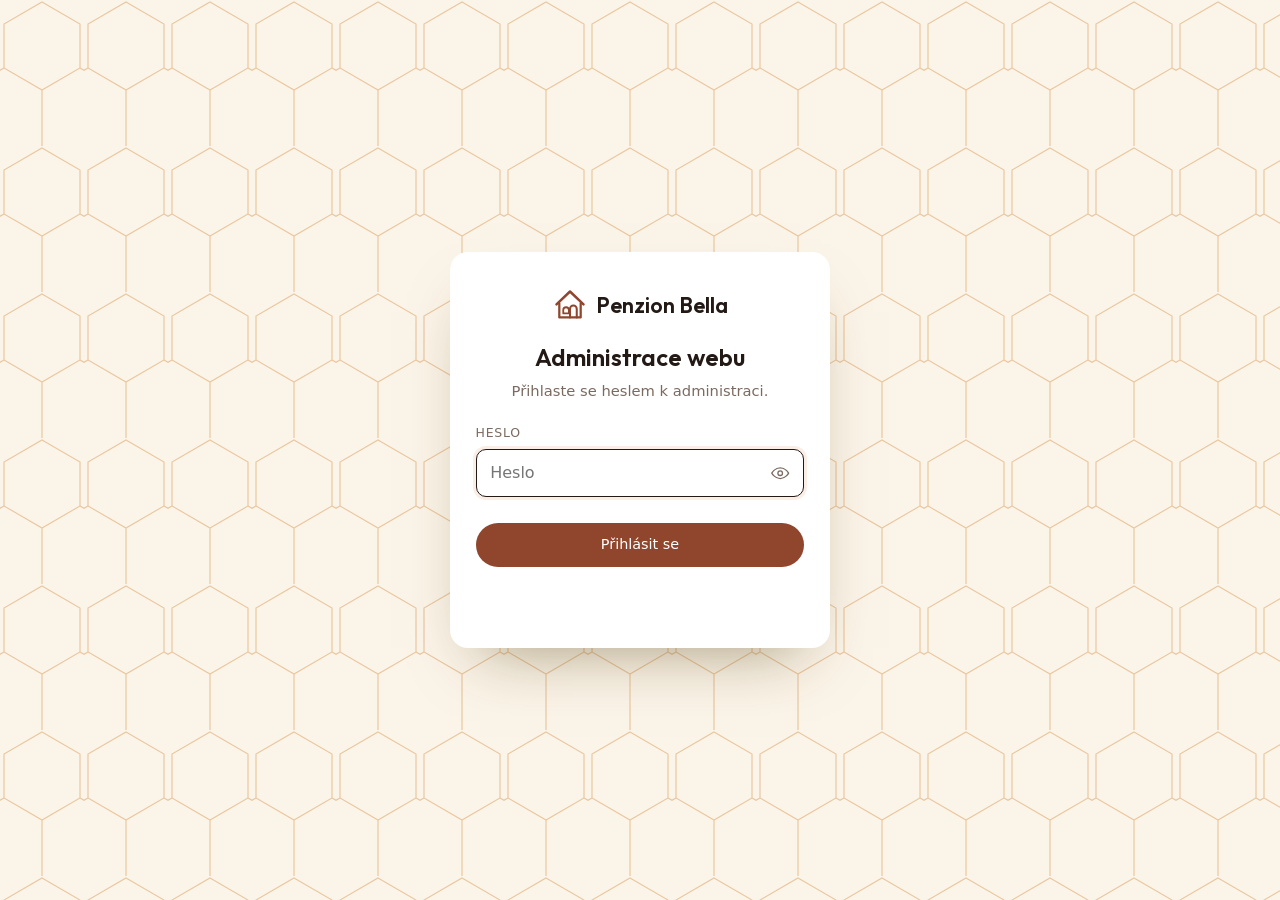
<file: admin/index.html>
<!DOCTYPE html>
<html lang="cs">
<head>
<meta charset="utf-8">
<meta name="viewport" content="width=device-width, initial-scale=1, viewport-fit=cover">
<meta name="robots" content="noindex, nofollow">
<meta name="theme-color" content="#F5F2ED">
<title>Administrace – Penzion Bella</title>
<link rel="icon" href="../icon.svg" type="image/svg+xml">
<link rel="stylesheet" href="admin.css?v=__V_ACSS__">
</head>
<body>
<div id="app" aria-live="polite"><div class="boot"><span class="spin"></span></div></div>
<div id="toasts" aria-live="polite"></div>
<div id="modal-root"></div>
<script src="admin.js?v=__V_AJS__"></script>
</body>
</html>
</file>
<file: admin/admin.css>
/* Administrace Penzion Bella — mobile-first (vzor: administrace webhunter-admin) */
*, *::before, *::after { margin: 0; padding: 0; box-sizing: border-box; }
:root {
  --cream: #F5F2ED; --paper: #FFFFFF; --beige: #FBF4E8; --sand: #D6CABB; --taupe: #96601F;
  --ink: #241A15; --muted: #7B6A60; --line: rgba(36,26,21,.14); --yellow: #FBEEE7; --yellow-2: #F3D9CB;
  --cta: #8F462C; --cta-2: #6F351F; --gold: #D99A58;
  --ok: #2F6B46; --err: #A3231A; --orange: #8F462C;
  --serif: 'Outfit', 'Segoe UI', system-ui, sans-serif; --sans: 'Manrope', 'Segoe UI', system-ui, sans-serif;
  --r: 10px; --ease: cubic-bezier(.22,1,.36,1);
}
html { -webkit-text-size-adjust: 100%; }
body { font-family: var(--sans); font-weight: 400; font-size: 16px; line-height: 1.5; color: var(--ink); background: var(--cream); -webkit-font-smoothing: antialiased; }
button, input, select, textarea { font: inherit; color: inherit; }
button { cursor: pointer; background: none; border: 0; }
img { display: block; max-width: 100%; }
a { color: inherit; }
svg { width: 1.15em; height: 1.15em; flex-shrink: 0; }
:focus-visible { outline: 2px solid var(--ink); outline-offset: 2px; }

.boot { min-height: 100svh; display: grid; place-items: center; align-content: center; gap: 1.5rem; }
.boot img { width: 170px; }
.spin { width: 22px; height: 22px; border: 2px solid var(--line); border-top-color: var(--ink); border-radius: 50%; animation: spin .8s linear infinite; }
@keyframes spin { to { transform: rotate(360deg); } }

/* tlačítka */
.btn { display: inline-flex; align-items: center; justify-content: center; gap: .5rem; min-height: 44px; padding: .6rem 1.1rem; border-radius: 999px; font-size: .9rem; font-weight: 500; background: var(--paper); box-shadow: inset 0 0 0 1px var(--line); transition: background .2s, box-shadow .2s; white-space: nowrap; }
.btn:hover { box-shadow: inset 0 0 0 1px var(--ink); }
.btn-primary { background: var(--cta); color: #fff; box-shadow: none; }
.btn-primary:hover { background: var(--cta-2); box-shadow: none; }
.btn-dark { background: var(--ink); color: var(--cream); box-shadow: none; }
.btn-dark:hover { background: #2b2825; box-shadow: none; }
.btn-danger { color: var(--err); }
.btn-ghost { background: transparent; box-shadow: none; }
.btn-ghost:hover { background: rgba(22,21,19,.06); box-shadow: none; }
.btn-sm { min-height: 36px; padding: .35rem .8rem; font-size: .82rem; }
.btn-icon { width: 40px; min-height: 40px; padding: 0; border-radius: 50%; }
.btn[disabled] { opacity: .5; pointer-events: none; }

/* přihlášení */
.login { min-height: 100svh; display: grid; place-items: center; padding: 1.5rem; background: var(--beige); position: relative; overflow: hidden; }
.login::before { content: ''; position: absolute; inset: 0; background-image: url("data:image/svg+xml,%3Csvg xmlns='http://www.w3.org/2000/svg' width='84' height='146' viewBox='0 0 84 146'%3E%3Cpath d='M42 2 80 24v44L42 90 4 68V24zM42 90v56M4 68 -34 90M80 68l38 22' fill='none' stroke='%23D99A58' stroke-opacity='.5' stroke-width='1.2'/%3E%3C/svg%3E"); pointer-events: none; }
.login-card { position: relative; width: min(380px, 100%); background: var(--paper); border-radius: 18px; padding: 2.2rem 1.6rem 1.8rem; box-shadow: 0 30px 60px -30px rgba(80,60,10,.5); text-align: center; }
.login-card img { width: 170px; margin: 0 auto 1.2rem; }
.login-card h1 { font-family: var(--serif); font-weight: 600; font-size: 1.5rem; margin-bottom: .3rem; }
.login-card p { color: var(--muted); font-size: .92rem; margin-bottom: 1.4rem; }
.login-card .field { text-align: left; }
.login-card .btn { width: 100%; margin-top: .6rem; }
.login-err { color: var(--err); font-size: .88rem; min-height: 1.3rem; margin-top: .6rem; }
.pw-wrap { position: relative; }
.pw-wrap input { padding-right: 3rem; }
.pw-eye { position: absolute; right: 4px; top: 50%; translate: 0 -50%; width: 40px; height: 40px; display: grid; place-items: center; color: var(--muted); }

/* shell */
.shell { min-height: 100svh; display: grid; grid-template-rows: auto 1fr; }
.top { position: sticky; top: 0; z-index: 30; display: flex; align-items: center; gap: .6rem; padding: .55rem .8rem; padding-top: calc(.55rem + env(safe-area-inset-top, 0px)); background: rgba(245,242,237,.94); backdrop-filter: blur(10px); -webkit-backdrop-filter: blur(10px); border-bottom: 1px solid var(--line); }
.top-logo { display: flex; align-items: center; gap: .6rem; text-decoration: none; margin-right: auto; }
.top-logo img { height: 34px; }
.top-logo span { display: none; font-size: .72rem; letter-spacing: .2em; text-transform: uppercase; color: var(--muted); }
.pub { display: none; align-items: center; gap: .45rem; font-size: .8rem; color: var(--muted); }
.pub i { width: 8px; height: 8px; border-radius: 50%; background: var(--ok); }
.pub.busy i { background: var(--yellow-2); animation: pulse 1s infinite alternate; }
.pub.warn i { background: var(--err); }
@keyframes pulse { to { opacity: .3; } }
.menu-btn { display: inline-flex; }
.layout { display: grid; grid-template-columns: minmax(0, 1fr); }
.nav { position: fixed; inset: 0; z-index: 40; background: var(--cream); padding: 5rem 1rem 2rem; display: flex; flex-direction: column; gap: .15rem; transform: translateX(-100%); transition: transform .35s var(--ease); overflow-y: auto; }
.nav.open { transform: none; }
.nav-close { position: absolute; top: calc(.9rem + env(safe-area-inset-top, 0px)); right: .9rem; }
.nav a { display: flex; align-items: center; gap: .8rem; padding: .85rem 1rem; border-radius: var(--r); text-decoration: none; font-size: 1.02rem; }
.nav a svg { width: 1.3rem; height: 1.3rem; color: var(--taupe); }
.nav a.on { background: var(--yellow); }
.nav a.on svg { color: var(--ink); }
.nav hr { border: 0; border-top: 1px solid var(--line); margin: .8rem .5rem; }
.nav .dot { width: 7px; height: 7px; border-radius: 50%; background: var(--err); margin-left: auto; }
main.view { padding: 1.2rem 1rem 8rem; max-width: 880px; width: 100%; margin: 0 auto; }
.view-head { margin: .4rem 0 1.4rem; }
.view-head h1 { font-family: var(--serif); font-weight: 600; font-size: 1.9rem; line-height: 1.15; }
.view-head p { color: var(--muted); margin-top: .35rem; font-size: .95rem; max-width: 40em; }
.crumb { display: inline-flex; align-items: center; gap: .3rem; font-size: .85rem; color: var(--muted); text-decoration: none; margin-bottom: .6rem; }

/* karty a formuláře */
.card { min-width: 0; background: var(--paper); border-radius: 14px; padding: 1.1rem; box-shadow: 0 1px 0 var(--line); margin-bottom: 1rem; }
.card > h2 { font-family: var(--serif); font-weight: 600; font-size: 1.3rem; margin-bottom: .2rem; }
.card > .hint { color: var(--muted); font-size: .88rem; margin-bottom: 1rem; }
.field { display: block; margin-bottom: 1rem; }
.field:last-child { margin-bottom: 0; }
.field > span { display: block; font-size: .78rem; font-weight: 500; letter-spacing: .06em; text-transform: uppercase; color: var(--muted); margin-bottom: .35rem; }
.field > small { display: block; color: var(--muted); font-size: .82rem; margin-top: .35rem; }
input[type=text], input[type=password], input[type=number], input[type=url], input[type=email], input[type=tel], input[type=time], select, textarea {
  width: 100%; min-height: 46px; padding: .7rem .85rem; border-radius: var(--r); border: 1px solid var(--line); background: #fff; font-size: 16px; transition: border-color .2s, box-shadow .2s; }
textarea { resize: vertical; min-height: 110px; line-height: 1.5; }
input:focus, select:focus, textarea:focus { outline: none; border-color: var(--ink); box-shadow: 0 0 0 3px var(--yellow); }
.row2 { display: grid; grid-template-columns: minmax(0, 1fr); gap: 0 1rem; }
.row2 > .field { margin-bottom: 1rem; }
.row2 + .field, .field + .row2 { margin-top: 0; }
.check { display: flex; align-items: center; gap: .7rem; min-height: 44px; cursor: pointer; }
.check input { width: 22px; height: 22px; accent-color: var(--ink); }

/* seznamy položek */
.items { display: flex; flex-direction: column; gap: .6rem; }
.item { background: #fff; border: 1px solid var(--line); border-radius: 12px; overflow: hidden; }
.item-head { display: flex; align-items: center; gap: .5rem; padding: .45rem .45rem .45rem .9rem; min-height: 54px; }
.item-head .t { flex: 1; min-width: 0; cursor: pointer; }
.item-head .t b { display: block; font-weight: 500; overflow: hidden; text-overflow: ellipsis; white-space: nowrap; }
.item-head .t small { display: block; color: var(--muted); font-size: .8rem; overflow: hidden; text-overflow: ellipsis; white-space: nowrap; }
.item-head .thumb { width: 42px; height: 42px; border-radius: 8px; object-fit: contain; padding: 3px; background: var(--beige); flex-shrink: 0; }
.item-tools { display: flex; gap: .15rem; }
.item-tools .btn-icon { width: 36px; min-height: 36px; color: var(--muted); }
.item-body { padding: .2rem .9rem 1rem; border-top: 1px solid var(--line); display: none; }
.item.open .item-body { display: block; padding-top: 1rem; }
.item.open .chev { transform: rotate(180deg); }
.chev { transition: transform .25s; }
.add { width: 100%; margin-top: .6rem; border: 1.5px dashed var(--sand); background: transparent; box-shadow: none; border-radius: 12px; min-height: 50px; color: var(--taupe); }
.add:hover { border-color: var(--ink); color: var(--ink); box-shadow: none; }
.empty { color: var(--muted); font-size: .9rem; padding: .6rem 0; }

/* obrázek */
.img-field { display: flex; gap: .8rem; align-items: center; flex-wrap: wrap; }
.img-field .prev { width: 110px; aspect-ratio: 4/5; border-radius: 12px; object-fit: contain; padding: 8px; background: radial-gradient(circle at 50% 60%, #FFF4C8, var(--beige) 70%); }
.img-field .acts { display: flex; flex-direction: column; gap: .4rem; }
.lib { display: grid; grid-template-columns: repeat(3, 1fr); gap: .5rem; max-height: 60vh; overflow-y: auto; }
.lib button { aspect-ratio: 1; border-radius: 8px; overflow: hidden; background: var(--beige); }
.lib img { width: 100%; height: 100%; object-fit: contain; padding: 6px; }
.lib button:hover { outline: 3px solid var(--yellow-2); }

/* rozvrh */
.day-tabs { display: flex; gap: .35rem; overflow-x: auto; scrollbar-width: none; margin-bottom: 1rem; }
.day-tabs::-webkit-scrollbar { display: none; }
.day-tabs button { flex: 1 0 auto; min-width: 44px; min-height: 44px; border-radius: 999px; padding: 0 .9rem; box-shadow: inset 0 0 0 1px var(--line); background: var(--paper); font-weight: 500; }
.day-tabs button.on { background: var(--ink); color: var(--cream); box-shadow: none; }
.day-tabs small { font-weight: 400; opacity: .6; margin-left: .25rem; }
.cls { display: grid; grid-template-columns: 6.2rem minmax(0, 1fr) auto; gap: .5rem; align-items: center; padding: .5rem 0; border-bottom: 1px solid var(--line); }
.cls:last-of-type { border-bottom: 0; }
.cls .len { grid-column: 2; }
.cls .del { grid-column: 3; grid-row: 1 / span 2; }

/* přehled */
.tiles { display: grid; grid-template-columns: 1fr 1fr; gap: .6rem; }
.tile { display: flex; flex-direction: column; gap: .5rem; padding: 1rem; border-radius: 14px; background: var(--paper); box-shadow: 0 1px 0 var(--line); text-decoration: none; min-height: 110px; }
.tile svg { width: 1.6rem; height: 1.6rem; color: var(--taupe); }
.tile b { font-weight: 500; }
.tile small { color: var(--muted); font-size: .82rem; line-height: 1.35; }
.tile:hover { box-shadow: 0 0 0 1px var(--ink); }
.banner { display: flex; gap: .8rem; align-items: flex-start; padding: 1rem; border-radius: 14px; background: var(--yellow); margin-bottom: 1rem; }
.banner svg { width: 1.4rem; height: 1.4rem; margin-top: .1rem; }
.banner p { font-size: .92rem; }
.banner a { font-weight: 500; }

/* lišta uložení */
.savebar { position: fixed; left: .6rem; right: .6rem; bottom: calc(.6rem + env(safe-area-inset-bottom, 0px)); z-index: 35; display: flex; align-items: center; gap: .5rem; padding: .55rem .55rem .55rem 1rem; border-radius: 16px; background: var(--ink); color: var(--cream); box-shadow: 0 20px 40px -15px rgba(0,0,0,.45); transform: translateY(150%); transition: transform .4s var(--ease); }
.savebar.on { transform: none; }
.savebar span { flex: 1; font-size: .88rem; }
.savebar .btn-ghost { color: var(--cream); }
.savebar .btn-primary { color: #fff; }
.savebar .btn-ghost:hover { background: rgba(255,255,255,.1); }
.progress-line { position: fixed; top: 0; left: 0; height: 3px; width: 100%; z-index: 100; background: linear-gradient(90deg, transparent, var(--yellow-2), transparent); background-size: 50% 100%; animation: prog 1s linear infinite; }
@keyframes prog { from { background-position: -50% 0; } to { background-position: 150% 0; } }

/* toast + modal */
#toasts { position: fixed; top: calc(.8rem + env(safe-area-inset-top, 0px)); left: 50%; translate: -50% 0; z-index: 200; display: flex; flex-direction: column; gap: .5rem; width: min(420px, calc(100% - 1.6rem)); }
.toast { background: var(--ink); color: var(--cream); padding: .8rem 1rem; border-radius: 12px; box-shadow: 0 14px 30px -12px rgba(0,0,0,.45); animation: tin .35s var(--ease); }
.toast b { display: block; font-weight: 500; }
.toast small { display: block; opacity: .75; font-size: .85rem; }
.toast.ok { border-left: 4px solid var(--yellow); }
.toast.err { background: var(--err); }
@keyframes tin { from { opacity: 0; transform: translateY(-8px); } }
.modal-bg { position: fixed; inset: 0; z-index: 150; background: rgba(22,21,19,.45); display: flex; align-items: flex-end; justify-content: center; animation: fin .2s; }
@keyframes fin { from { opacity: 0; } }
.modal { background: var(--paper); width: 100%; max-width: 560px; max-height: 90svh; overflow-y: auto; border-radius: 18px 18px 0 0; padding: 1.3rem 1.1rem calc(1.1rem + env(safe-area-inset-bottom, 0px)); animation: mup .3s var(--ease); }
@keyframes mup { from { transform: translateY(40px); opacity: 0; } }
.modal h2 { font-family: var(--serif); font-weight: 600; font-size: 1.35rem; margin-bottom: .8rem; }
.modal p { color: var(--muted); margin-bottom: 1rem; }
.modal-actions { display: flex; gap: .5rem; justify-content: flex-end; margin-top: 1rem; flex-wrap: wrap; }

@media (min-width: 720px) {
  .row2 { grid-template-columns: minmax(0, 1fr) minmax(0, 1fr); }
  .top-logo span { display: inline; }
  .tiles { grid-template-columns: repeat(3, 1fr); }
  .lib { grid-template-columns: repeat(5, 1fr); }
  .modal-bg { align-items: center; }
  .modal { border-radius: 18px; }
  .cls { grid-template-columns: 7rem minmax(0, 1fr) 7rem auto; }
  .cls .len { grid-column: auto; }
  .cls .del { grid-column: auto; grid-row: auto; }
  .savebar { left: 50%; right: auto; translate: -50% 0; width: min(560px, calc(100% - 2rem)); }
}
@media (min-width: 1000px) {
  .menu-btn, .nav-close { display: none; }
  .pub { display: inline-flex; margin-right: .6rem; }
  .layout { grid-template-columns: 250px minmax(0, 1fr); }
  .nav { position: sticky; top: 57px; height: calc(100svh - 57px); transform: none; padding: 1.2rem .8rem; background: transparent; border-right: 1px solid var(--line); }
  main.view { padding: 2rem 2rem 8rem; }
  .view-head h1 { font-size: 2.3rem; }
  .savebar { left: calc(50% + 125px); }
}

.item, .items, .item-body { min-width: 0; }
.img-field .acts .btn { justify-content: flex-start; }

/* ---------------- e-shop: objednávky, varianty, barvy ---------------- */
.badge { display: inline-flex; align-items: center; gap: .35rem; padding: .2rem .65rem; border-radius: 999px; font-size: .76rem; font-weight: 600; white-space: nowrap; background: var(--beige); }
.badge.s-nova { background: var(--yellow); }
.badge.s-zaplacena { background: #DCEBCB; color: #2F5418; }
.badge.s-pripravena { background: #D7E6F3; color: #1D4466; }
.badge.s-vyrizena { background: #E9E4DA; color: #5A4E3C; }
.badge.s-zrusena { background: #F4D9D4; color: #8A2A1F; }
.badge.test { background: transparent; box-shadow: inset 0 0 0 1px var(--sand); color: var(--muted); }
.ofilters { display: flex; gap: .35rem; overflow-x: auto; scrollbar-width: none; margin-bottom: 1rem; }
.ofilters button { flex: none; min-height: 40px; padding: 0 .9rem; border-radius: 999px; box-shadow: inset 0 0 0 1px var(--line); background: var(--paper); font-size: .88rem; font-weight: 500; }
.ofilters button.on { background: var(--ink); color: var(--cream); box-shadow: none; }
.ofilters small { opacity: .65; margin-left: .3rem; }
.olist { display: flex; flex-direction: column; gap: .5rem; }
.orow { display: grid; grid-template-columns: minmax(0, 1fr) auto; gap: .2rem .8rem; align-items: center; padding: .85rem 1rem; border-radius: 12px; background: #fff; border: 1px solid var(--line); text-decoration: none; }
.orow:hover { border-color: var(--ink); }
.orow b { font-weight: 600; }
.orow .num { font-variant-numeric: tabular-nums; }
.orow .sum { font-family: var(--serif); font-size: 1.15rem; text-align: right; }
.orow small { color: var(--muted); font-size: .82rem; }
.otable { width: 100%; border-collapse: collapse; font-size: .93rem; }
.otable td { padding: .55rem .4rem .55rem 0; border-bottom: 1px solid var(--line); vertical-align: top; }
.otable td.r { text-align: right; white-space: nowrap; }
.otable tr.tot td { border: 0; padding-top: .8rem; font-size: 1.05rem; font-weight: 600; }
.kv { display: grid; grid-template-columns: 7.5rem minmax(0, 1fr); gap: .35rem .8rem; font-size: .93rem; }
.kv dt { color: var(--muted); }
.kv dd { overflow-wrap: anywhere; white-space: pre-wrap; }
.status-btns { display: flex; flex-wrap: wrap; gap: .4rem; }
.status-btns .btn.on { background: var(--ink); color: var(--cream); box-shadow: none; }
.hist { list-style: none; font-size: .85rem; color: var(--muted); display: grid; gap: .2rem; }
.qrbox { display: flex; gap: 1rem; align-items: center; flex-wrap: wrap; }
.qrbox code { font-size: .75rem; word-break: break-all; color: var(--muted); }
.vrow { display: grid; grid-template-columns: 46px minmax(0, 1fr) 7rem auto auto; gap: .5rem; align-items: center; padding: .5rem 0; border-bottom: 1px solid var(--line); }
.vrow:last-of-type { border-bottom: 0; }
.vrow .check { min-height: 40px; font-size: .85rem; gap: .4rem; }
.vrow .check input { width: 18px; height: 18px; }
.vimg { width: 46px; height: 46px; border-radius: 8px; object-fit: contain; padding: 3px; background: var(--beige); cursor: pointer; }
.color-field { display: flex; align-items: center; gap: .6rem; }
.color-field input[type=color] { width: 52px; height: 46px; padding: 3px; border-radius: var(--r); border: 1px solid var(--line); background: #fff; cursor: pointer; }
.note-ok { color: var(--ok); font-weight: 500; }
.note-warn { color: var(--err); font-weight: 500; }
.price-in { position: relative; }
.price-in input { padding-right: 2.6rem; }
.price-in::after { content: 'Kč'; position: absolute; right: .85rem; top: 50%; translate: 0 -50%; color: var(--muted); font-size: .9rem; pointer-events: none; }
@media (max-width: 719px) {
  .vrow { grid-template-columns: 46px minmax(0, 1fr) 6.5rem; }
  .vrow .vimg { grid-row: span 2; }
  .vrow .check { grid-column: 2; }
  .vrow .del { grid-column: 3; justify-self: end; }
  .kv { grid-template-columns: 1fr; gap: 0; }
  .kv dt { margin-top: .5rem; font-size: .8rem; }
}

/* Penzion Bella – doplňky */
@font-face { font-family: Outfit; font-weight: 600; font-display: swap; src: url(../assets/fonts/98848575513c9742-s.p.woff2) format("woff2"); unicode-range: u+0100-02ba, u+02bd-02c5, u+02c7-02cc, u+02ce-02d7, u+02dd-02ff, u+0304, u+0308, u+0329, u+1d00-1dbf, u+1e00-1e9f, u+1ef2-1eff, u+2020, u+20a0-20ab, u+20ad-20c0, u+2113, u+2c60-2c7f, u+a720-a7ff; }
@font-face { font-family: Outfit; font-weight: 600; font-display: swap; src: url(../assets/fonts/7b0b24f36b1a6d0b-s.woff2) format("woff2"); unicode-range: u+00??, u+0131, u+0152-0153, u+02bb-02bc, u+02c6, u+02da, u+02dc, u+0304, u+0308, u+0329, u+2000-206f, u+20ac, u+2122, u+2191, u+2193, u+2212, u+2215, u+feff, u+fffd; }
.brand { display: inline-flex; align-items: center; gap: .55rem; color: var(--ink); font-family: var(--serif); font-weight: 600; font-size: 1.05rem; text-decoration: none; }
.brand svg { width: 28px; height: 28px; color: var(--cta); }
.login-card .brand { justify-content: center; font-size: 1.35rem; margin-bottom: 1rem; }
.login-card .brand svg { width: 36px; height: 36px; }
.photos { display: grid; grid-template-columns: repeat(auto-fill, minmax(150px, 1fr)); gap: .8rem; }
.photo { position: relative; background: var(--paper); border-radius: 12px; box-shadow: inset 0 0 0 1px var(--line); overflow: hidden; display: flex; flex-direction: column; }
.photo img { width: 100%; aspect-ratio: 4/3; object-fit: cover; background: var(--beige); cursor: pointer; }
.photo .ph-tools { display: flex; justify-content: space-between; align-items: center; padding: .25rem .3rem; gap: .2rem; }
.photo .ph-tools .btn-icon { width: 34px; min-height: 34px; }
.photo .ph-first { position: absolute; top: .4rem; left: .4rem; background: rgba(255,255,255,.92); border-radius: 999px; font-size: .7rem; padding: .1rem .5rem; }
.photo textarea { border: 0; border-top: 1px solid var(--line); border-radius: 0; font-size: .78rem; min-height: 3.6rem; padding: .4rem .5rem; resize: vertical; }
.photo-add { display: grid; place-items: center; align-content: center; gap: .4rem; min-height: 150px; border-radius: 12px; border: 2px dashed var(--sand); color: var(--muted); font-size: .85rem; text-align: center; padding: .8rem; }
.photo-add:hover { border-color: var(--cta); color: var(--cta); }
.photo-add svg { width: 26px; height: 26px; }
.trow { display: grid; grid-template-columns: minmax(0, 1fr) 7.5rem 40px; gap: .5rem; align-items: center; margin-bottom: .45rem; }
.trow.t3 { grid-template-columns: 1.2fr 1.6fr 8rem 9rem 40px; }
@media (max-width: 640px) { .trow.t3 { grid-template-columns: 1fr 1fr; } .trow.t3 > :nth-child(2) { grid-column: 1 / -1; order: 3; } .trow.t3 > :last-child { justify-self: end; } }
.trow input { min-width: 0; }
.thead { font-size: .75rem; text-transform: uppercase; letter-spacing: .06em; color: var(--muted); margin-bottom: .3rem; }
.help { background: var(--paper); border-radius: 14px; box-shadow: inset 0 0 0 1px var(--line); padding: 1rem 1.1rem; font-size: .92rem; }
.help ol { padding-left: 1.2rem; display: grid; gap: .35rem; }
</file>
